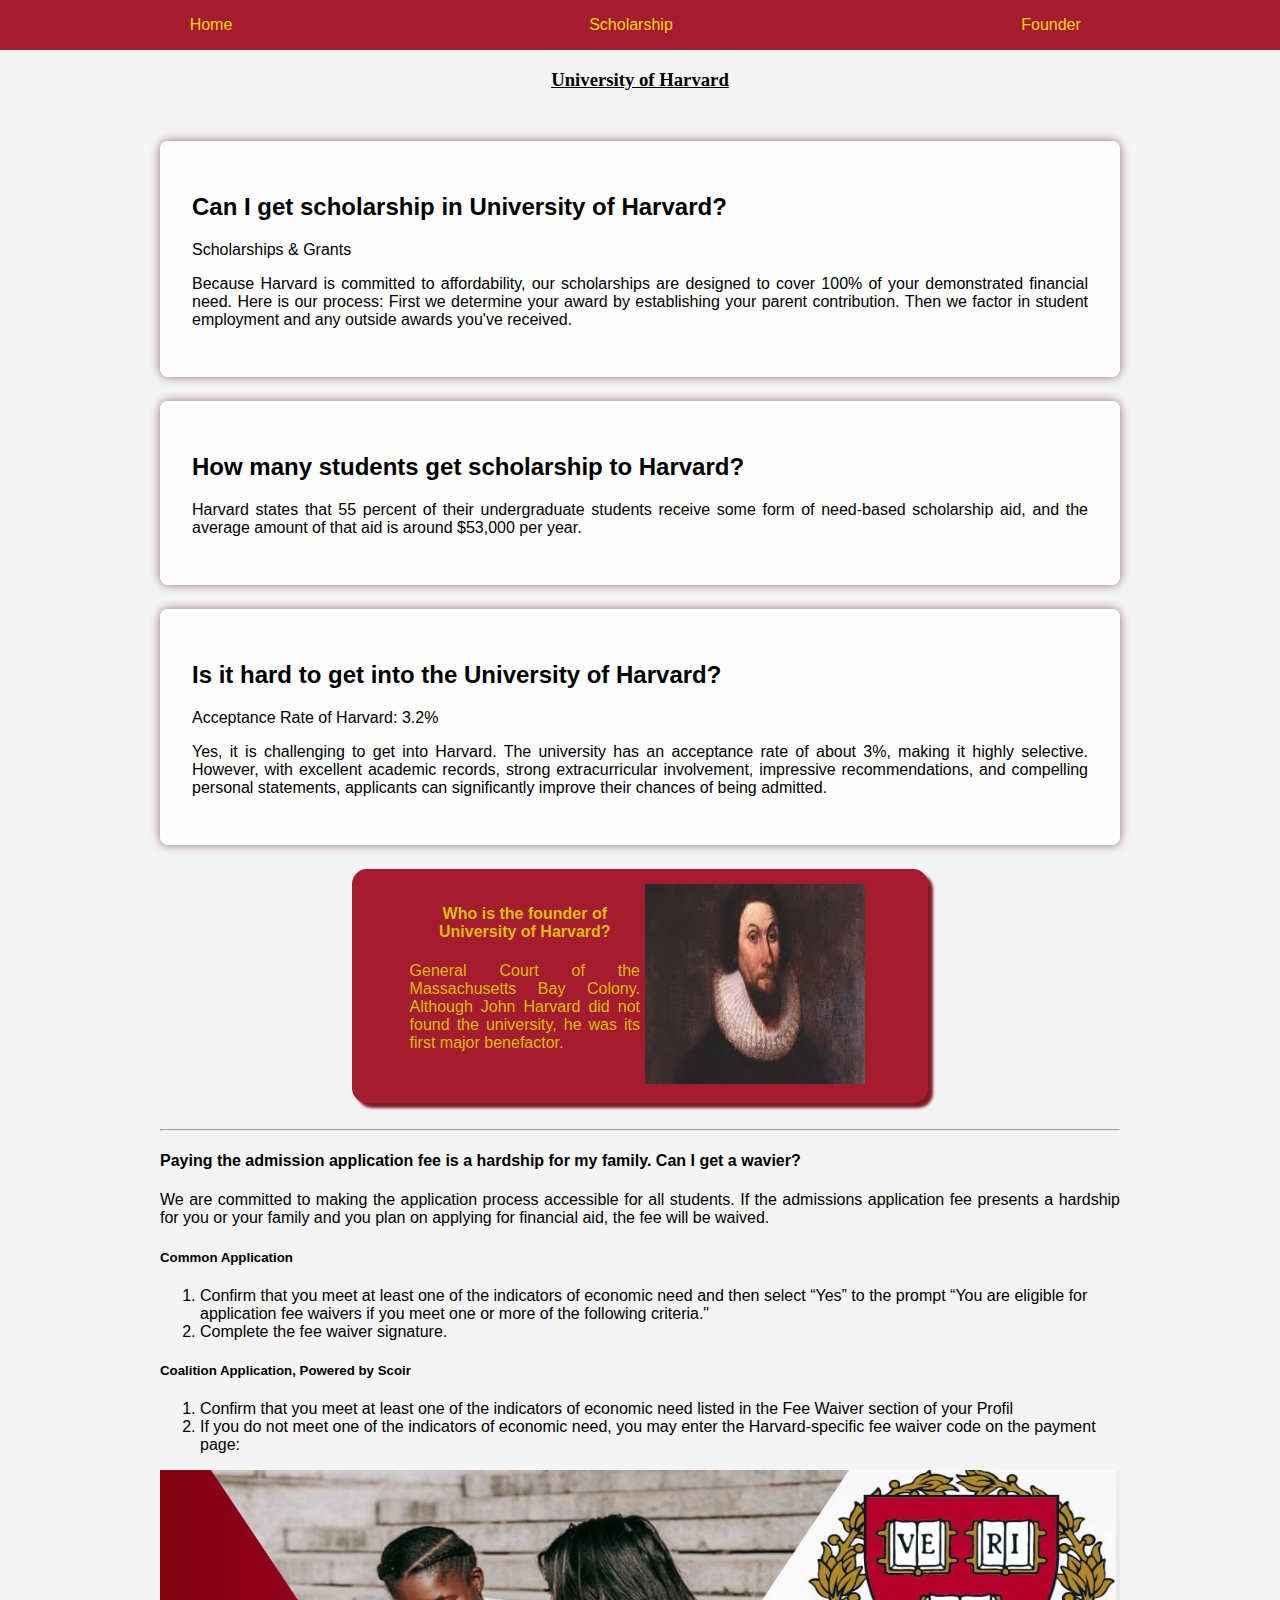
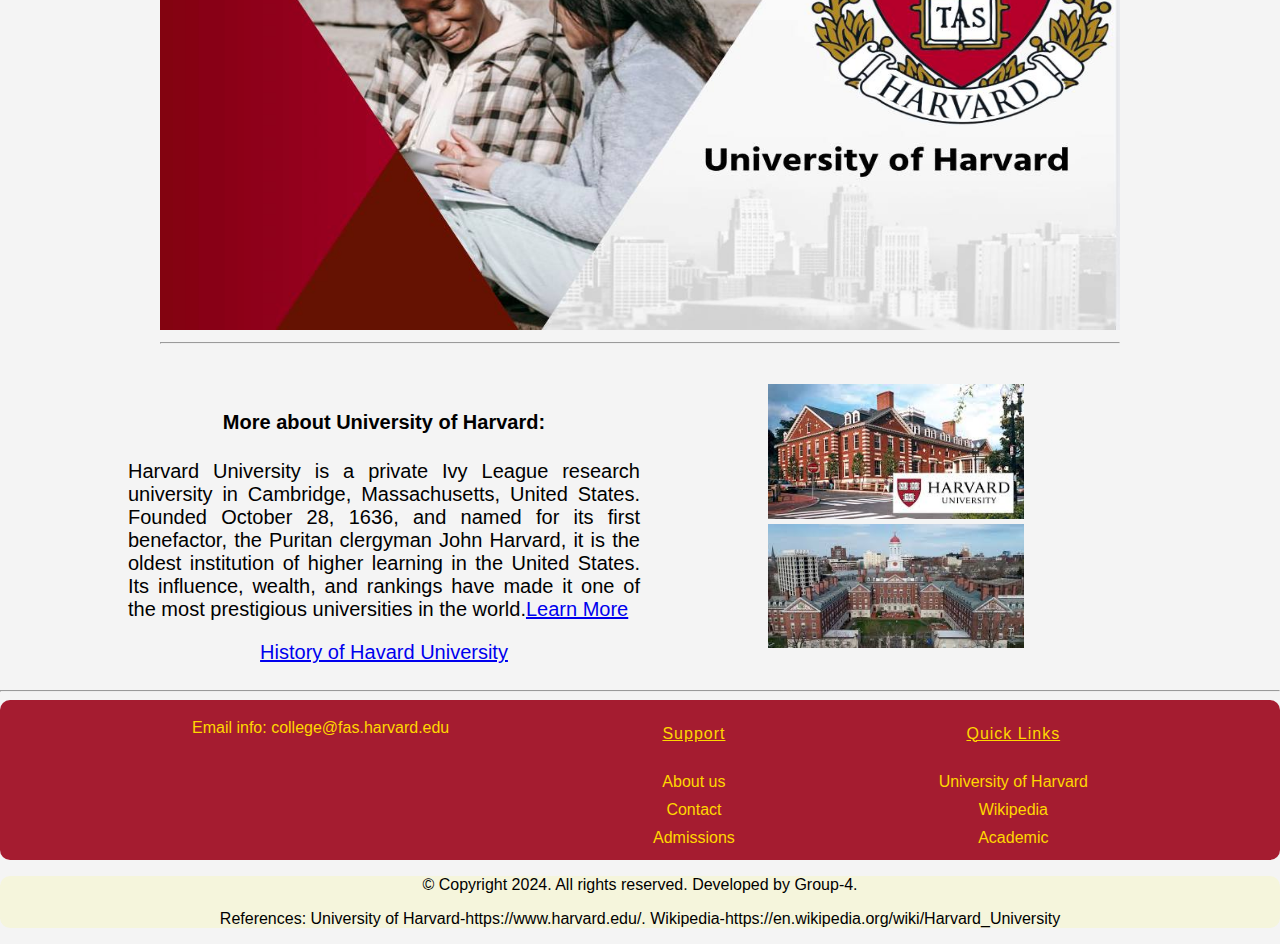
<file: index.html>
<!DOCTYPE html>
<html lang="en">
<head>
    <meta charset="UTF-8">
    <meta name="viewport" content="width=device-width, initial-scale=1.0">
    <title>University of Harvard</title>
    <link rel="stylesheet" href="index.css">
</head>
<body>
    <!-- Navigation Bar -->
     <nav class="navbar" style="font-family:'Poppins', sans-serif;">
         <ul>
             <li><a href="index.html">Home</a></li>
             <li><a href="scholarship.html">Scholarship</a></li>
             <li><a href="founder.html">Founder</a></li>
         </ul>
     </nav>
    <!-- Heading, Paragraph & Image -->
    <h3>University of Harvard</h3>

    <!-- Questions -->
     <div style="font-family: 'Poppins', sans-serif;">
        <div class="container">
            <section id="questions">
                <h2>Can I get scholarship in University of Harvard?</h2>
                <p>Scholarships & Grants</p>
                <p>Because Harvard is committed to affordability, our scholarships are designed to cover 100% of your demonstrated financial need. Here is our process: First we determine your award by establishing your parent contribution. Then we factor in student employment and any outside awards you've received.</p>
            </section>
            <section id="questions">
                <h2>How many students get scholarship to Harvard?</h2>
                <p>Harvard states that 55 percent of their undergraduate students receive some form of need-based scholarship aid, and the average amount of that aid is around $53,000 per year.</p>
            </section>
            <section>
                <h2>Is it hard to get into the University of Harvard?</h2>
                <p>Acceptance Rate of Harvard: 3.2%</p>
                <p>Yes, it is challenging to get into Harvard. The university has an acceptance rate of about 3%, making it highly selective. However, with excellent academic records, strong extracurricular involvement, impressive recommendations, and compelling personal statements, applicants can significantly improve their chances of being admitted.</p>
            </section>
        <div class="class">
            <div style="color: #ddbd05;">
                <h4>Who is the founder of University of Harvard?</h4>
                <p>General Court of the Massachusetts Bay Colony. Although John Harvard did not found the university, he was its first major benefactor.</p>
            </div>
            <div>
                <img src="img/court.jpg" alt="court">
            </div>
        </div><br><hr>
        <h4>Paying the admission application fee is a hardship for my family. Can I get a wavier?</h4>
        <p>We are committed to making the application process accessible for all students. If the admissions application fee presents a hardship for you or your family and you plan on applying for financial aid, the fee will be waived.</p>
        <h5>Common Application</h5>
        <ol>
            <li>Confirm that you meet at least one of the indicators of economic need and then select “Yes” to the prompt “You are eligible for application fee waivers if you meet one or more of the following criteria."</li>
            <li>Complete the fee waiver signature. </li>
        </ol>
        <h5>Coalition Application, Powered by Scoir</h5>
        <ol>
            <li>Confirm that you meet at least one of the indicators of economic need listed in the Fee Waiver section of your Profil</li>
            <li>If you do not meet one of the indicators of economic need, you may enter the Harvard-specific fee waiver code on the payment page: <a href="https://college.harvard.edu/resources/faq/paying-admissions-application-fee-hardship-my-family-can-i-get-waiver"></a></li>
        </ol>
        <img src="img/fee.jpg" alt="fee" width="100%" height="460px"><br><hr>
     </div>

    <!-- More about University of Harvard -->
    <div style="font-size: 20px;" class="class1">
        <div>
            <h4>More about University of Harvard:</h4>
            <p>Harvard University is a private Ivy League research university in Cambridge, Massachusetts, United States. Founded October 28, 1636, and named for its first benefactor, the Puritan clergyman John Harvard, it is the oldest institution of higher learning in the United States. Its influence, wealth, and rankings have made it one of the most prestigious universities in the world.<a href="https://en.wikipedia.org/wiki/Harvard_University">Learn More</a></p>
            <a href="https://www.youtube.com/watch?v=nhK3UG6hsXc">History of Havard University</a>
        </div>
        <div>
            <img src="img/download.jpg" alt="harvard">
            <img src="img/uni.jpg" alt="uni">
        </div>
    </div><br><hr>

    <!-- Footer -->
     <div class="footer" style="border-radius: 10px;">
         <div class="div3">
            <p>Email info: college@fas.harvard.edu</p>
         </div>
         <div class="div1">
            <h4>Support</h4>
            <a href="index.html">About us</a>
            <a href="https://www.harvard.edu/contact-harvard/">Contact</a>
            <a href="https://college.harvard.edu/admissions">Admissions</a>
         </div>
         <div class="div2">
            <h4>Quick Links</h4>
            <a href="https://www.harvard.edu/">University of Harvard</a>
            <a href="https://en.wikipedia.org/wiki/Harvard_University">Wikipedia</a>
            <a href="https://www.harvard.edu/academics/">Academic</a>
         </div>
     </div>
     <div style="border-radius: 10px; background-color: beige;">
        <p style="text-align: center;">&copy; Copyright 2024. All rights reserved. Developed by Group-4.</p>
        <p style="text-align: center;">References: University of Harvard-https://www.harvard.edu/. Wikipedia-https://en.wikipedia.org/wiki/Harvard_University</p>
     </div>
</body>
</html>
</file>
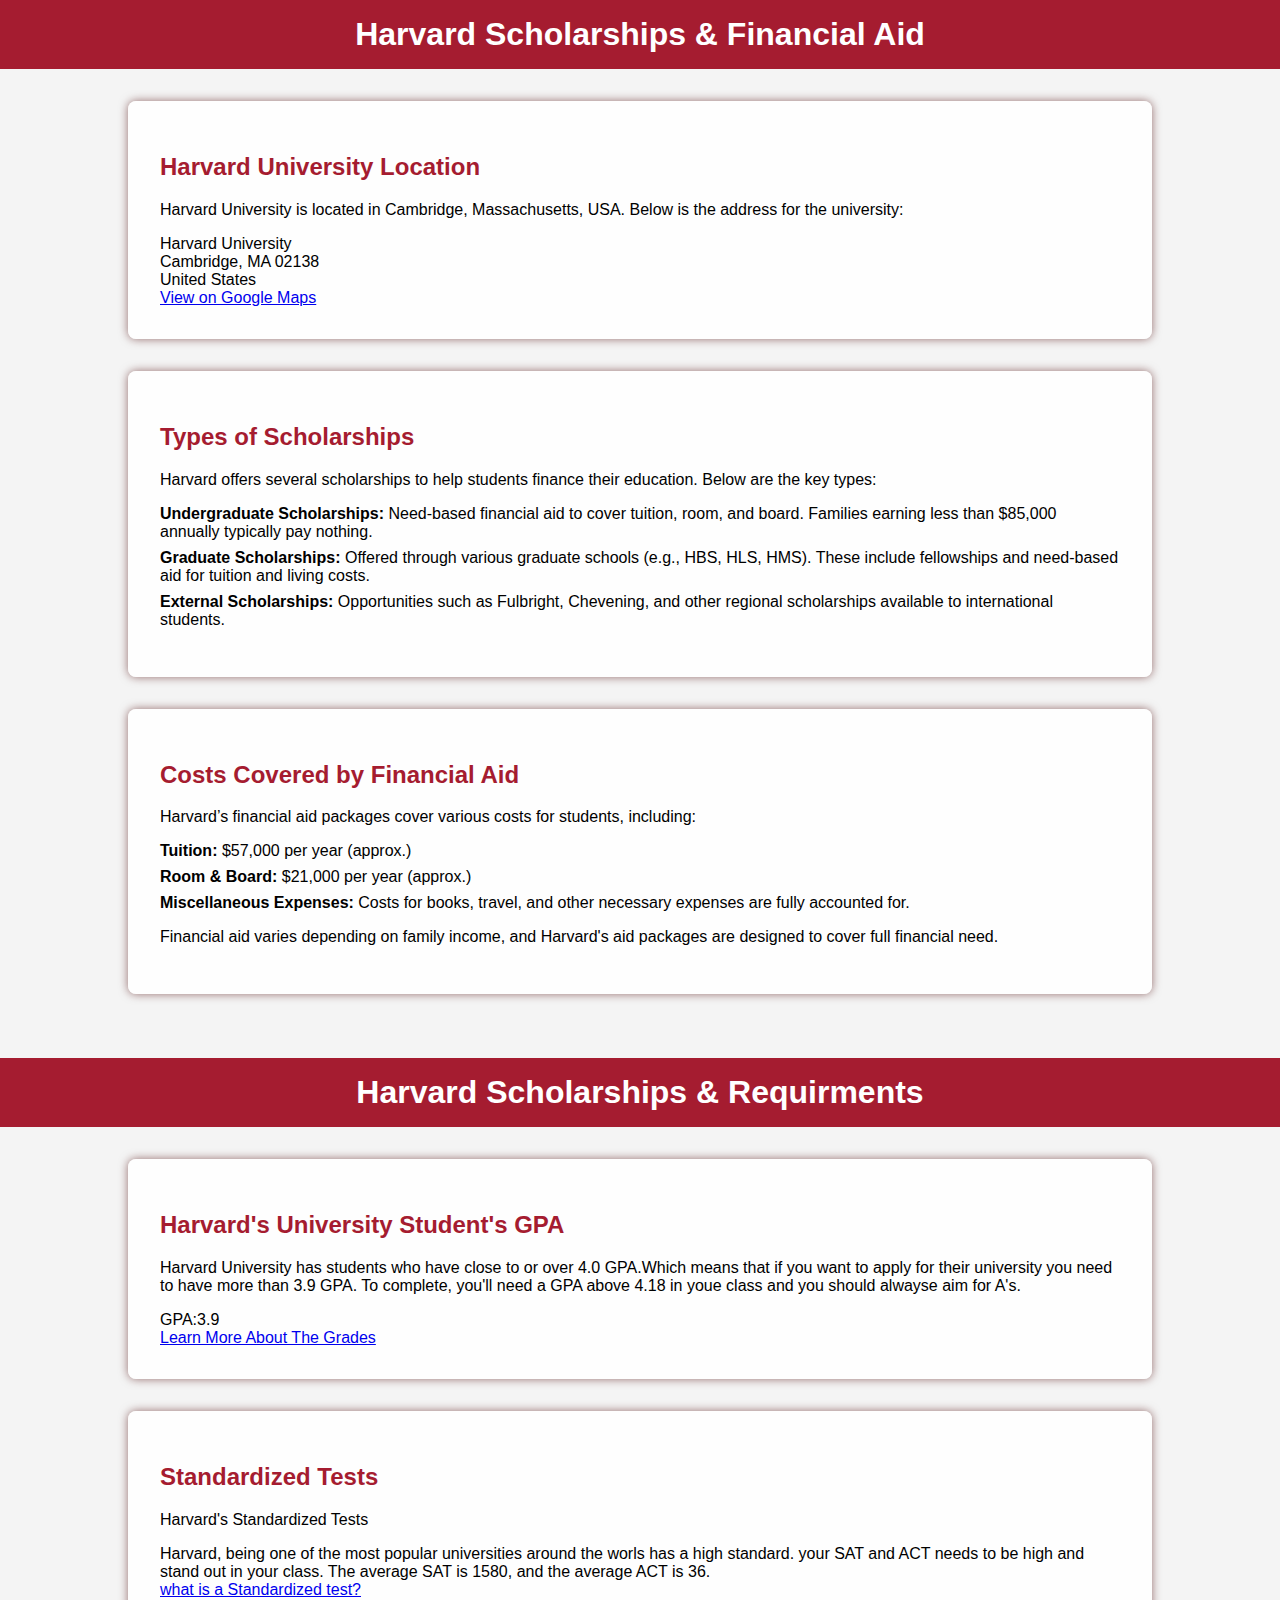
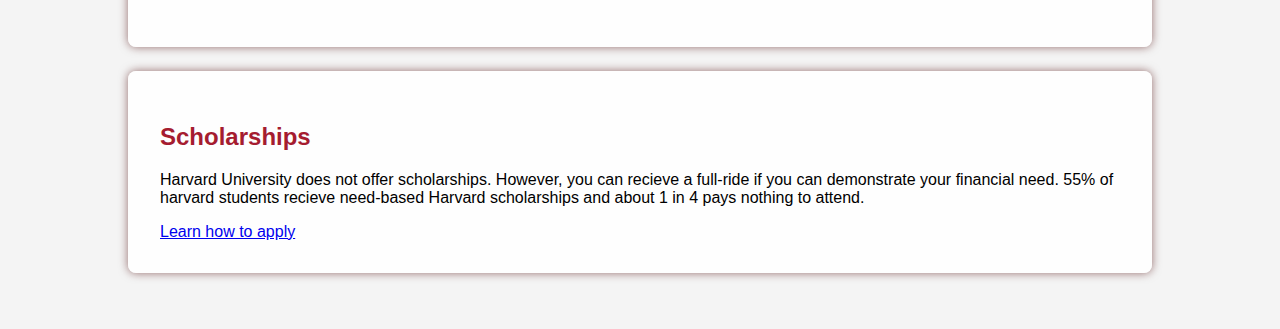
<file: scholarship.html>
<!DOCTYPE html>
<html lang="en">
<head>
    <meta charset="UTF-8">
    <meta name="viewport" content="width=device-width, initial-scale=1.0">
    <meta http-equiv="X-UA-Compatible" content="ie=edge">
    <title>Harvard Scholarships & Financial Aid</title>
    <style>
        body {
            font-family: Arial, sans-serif;
            margin: 0;
            padding: 0;
            background-color: #f4f4f4;
        }
        header {
            background-color: #A51C30;;
            color: white;
            text-align: center;
            padding: 1rem 0;
        }
        header h1 {
            margin: 0;
        }
        .container {
            width: 80%;
            margin: 0 auto;
            padding: 2rem;
        }
        section {
            background-color: rgba(255, 255, 255, 0.87);
            margin-bottom: 1.5rem;
            padding: 2rem;
            border-radius: 8px;
            box-shadow: 0 0 10px rgba(72, 0, 0, 0.558);
        }
        h2 {
            color: #A51C30;;
        }
        ul {
            list-style-type: none;
            padding-left: 0;
        }
        li {
            margin-bottom: 0.5rem;
        }
        #location, #scholarships, #costs {
            margin-bottom: 2rem;
        }
        address {
            font-style: normal;
        }
        footer {
            background-color: #333;
            color: white;
            text-align: center;
            padding: 1rem 0;
        }
    </style>
</head>
<body>
    <header>
        <h1>Harvard Scholarships & Financial Aid</h1>
    </header>
 
    <div class="container">
        <!-- Harvard University Location -->
        <section id="location">
            <h2>Harvard University Location</h2>
            <p>Harvard University is located in Cambridge, Massachusetts, USA. Below is the address for the university:</p>
            <address>
                Harvard University<br>
                Cambridge, MA 02138<br>
                United States<br>
                <a href="https://www.google.com/maps?q=42.373611,-71.109733" target="_blank">View on Google Maps</a>
            </address>
        </section>
 
        <!-- Harvard Scholarships -->
        <section id="scholarships">
            <h2>Types of Scholarships</h2>
            <p>Harvard offers several scholarships to help students finance their education. Below are the key types:</p>
            <ul>
                <li><strong>Undergraduate Scholarships:</strong> Need-based financial aid to cover tuition, room, and board. Families earning less than $85,000 annually typically pay nothing.</li>
                <li><strong>Graduate Scholarships:</strong> Offered through various graduate schools (e.g., HBS, HLS, HMS). These include fellowships and need-based aid for tuition and living costs.</li>
                <li><strong>External Scholarships:</strong> Opportunities such as Fulbright, Chevening, and other regional scholarships available to international students.</li>
            </ul>
        </section>
 
        <!-- Costs Covered by Financial Aid -->
        <section id="costs">
            <h2>Costs Covered by Financial Aid</h2>
            <p>Harvard’s financial aid packages cover various costs for students, including:</p>
            <ul>
                <li><strong>Tuition:</strong> $57,000 per year (approx.)</li>
                <li><strong>Room & Board:</strong> $21,000 per year (approx.)</li>
                <li><strong>Miscellaneous Expenses:</strong> Costs for books, travel, and other necessary expenses are fully accounted for.</li>
            </ul>
            <p>Financial aid varies depending on family income, and Harvard's aid packages are designed to cover full financial need.</p>
        </section>
    </div>

        <header>
            <h1>Harvard Scholarships & Requirments</h1>
        </header>  
     
        <div class="container">
           
            <section id="location">
                <h2>Harvard's University Student's GPA</h2>
                <p>Harvard University has students who have close to or over 4.0 GPA.Which means that if you want to apply for their university you need to have more than 3.9 GPA. To complete, you'll need a GPA above 4.18 in youe class and you should alwayse aim for A's.</p>
                <address>
                    GPA:3.9<br>
                 
                    <a href="https://college.harvard.edu/admissions/apply/application-requirements" target="_blank">Learn More About The Grades</a>
                </address>
            </section>
     
           
            <section id="Standized Tests">
                <h2>Standardized Tests</h2>
                <p>Harvard's Standardized Tests</p>
                <ul>
                    Harvard, being one of the most popular universities around the worls has a high standard. your SAT and ACT needs to be high and stand out in your class. The average SAT is 1580, and the average ACT is 36.
                    <br>
                     <a href="https://college.harvard.edu/resources/faq/which-standardized-tests-does-harvard-require#:~:text=Harvard%20requires%20the%20SAT%20or,Level%20Actual%20or%20Predicted%20Results" target="_blank">what is a Standardized test?</a>
            </section>
         
     
        <section id="Scholarships">
             <h2>Scholarships</h2>
             <p>Harvard University does not offer scholarships. However, you can recieve a full-ride if you can demonstrate your financial need. 55% of harvard students recieve need-based Harvard scholarships and about 1 in 4 pays nothing to attend.</p>
             <a href="https://college.harvard.edu/financial-aid/how-aid-works/types-aid" target="_blank"> Learn how to apply</a>
        </section>
        </div>
</body>
</html>
</file>
<file: index.css>
h3 {
  text-align: center;
  text-decoration: underline;
}
.navbar ul{
  list-style-type: none;
  background-color: #A51C30;
  padding: 1px;
  margin: 0px;
  overflow: hidden;
}
.navbar a{
  color: #FFD700;
  text-decoration: none;
  padding: 15px;
  display: block;
  text-align: center;
  width: 420px;
}
.navbar a:hover{
  background-color: #821929;
}
.navbar li{
  float: left;
}
p{
  text-align: justify;
}
*{
  box-sizing: border-box;
}
.footer{
  margin-top: 0px;
  width: 100%;
  padding: 3px 15%;
  background: #A51C30;
  color: #FFD700;
  display: flex;
  text-align: center;
}
.div1 {
  flex-grow: 2;
}
.footer h4{
  font-weight: 300;
  margin-bottom: 30px;
  letter-spacing: 1px;
  text-decoration: underline;
}
.footer a{
  display: block;
  text-decoration: none;
  color: #FFD700;
  margin-bottom: 10px;
}
.footer a:hover{
  color: #ddbd05;
}
.class {
  display: flex;
  flex-direction: row;
  flex-wrap: wrap;
  background-color: #A51C30;
  width: 60%;
  margin: auto;
  justify-content: center;
  padding: 15px 0px;
  border-radius: 15px;
  box-shadow: 5px 5px 3px #821929;
}
.class img{
  width: 220px;
  height: 200px;
}
.class div {
  flex-basis: 40%;
  text-align: center;
}
.class1 {
  display: flex;
  flex-direction: row;
  flex-wrap: wrap;
  width: 100%;
  margin: auto;
  justify-content: center;
}
.class1 img{
  width: 50%;
  height: auto;
}
.class1 div {
  flex-basis: 40%;
  text-align: center;
}
body{
  margin: 0;
  padding: 0;
  background-color: #f4f4f4;
}
header {
  background-color: #A51C30;;
  color: white;
  text-align: center;
  padding: 1rem 0;
}
header h1 {
  margin: 0;
}
.container {
  width: 80%;
  margin: 0 auto;
  padding: 2rem;
}
section {
  background-color: rgba(255, 255, 255, 0.87);
  margin-bottom: 1.5rem;
  padding: 2rem;
  border-radius: 8px;
  box-shadow: 0 0 10px rgba(72, 0, 0, 0.558);
}
</file>
